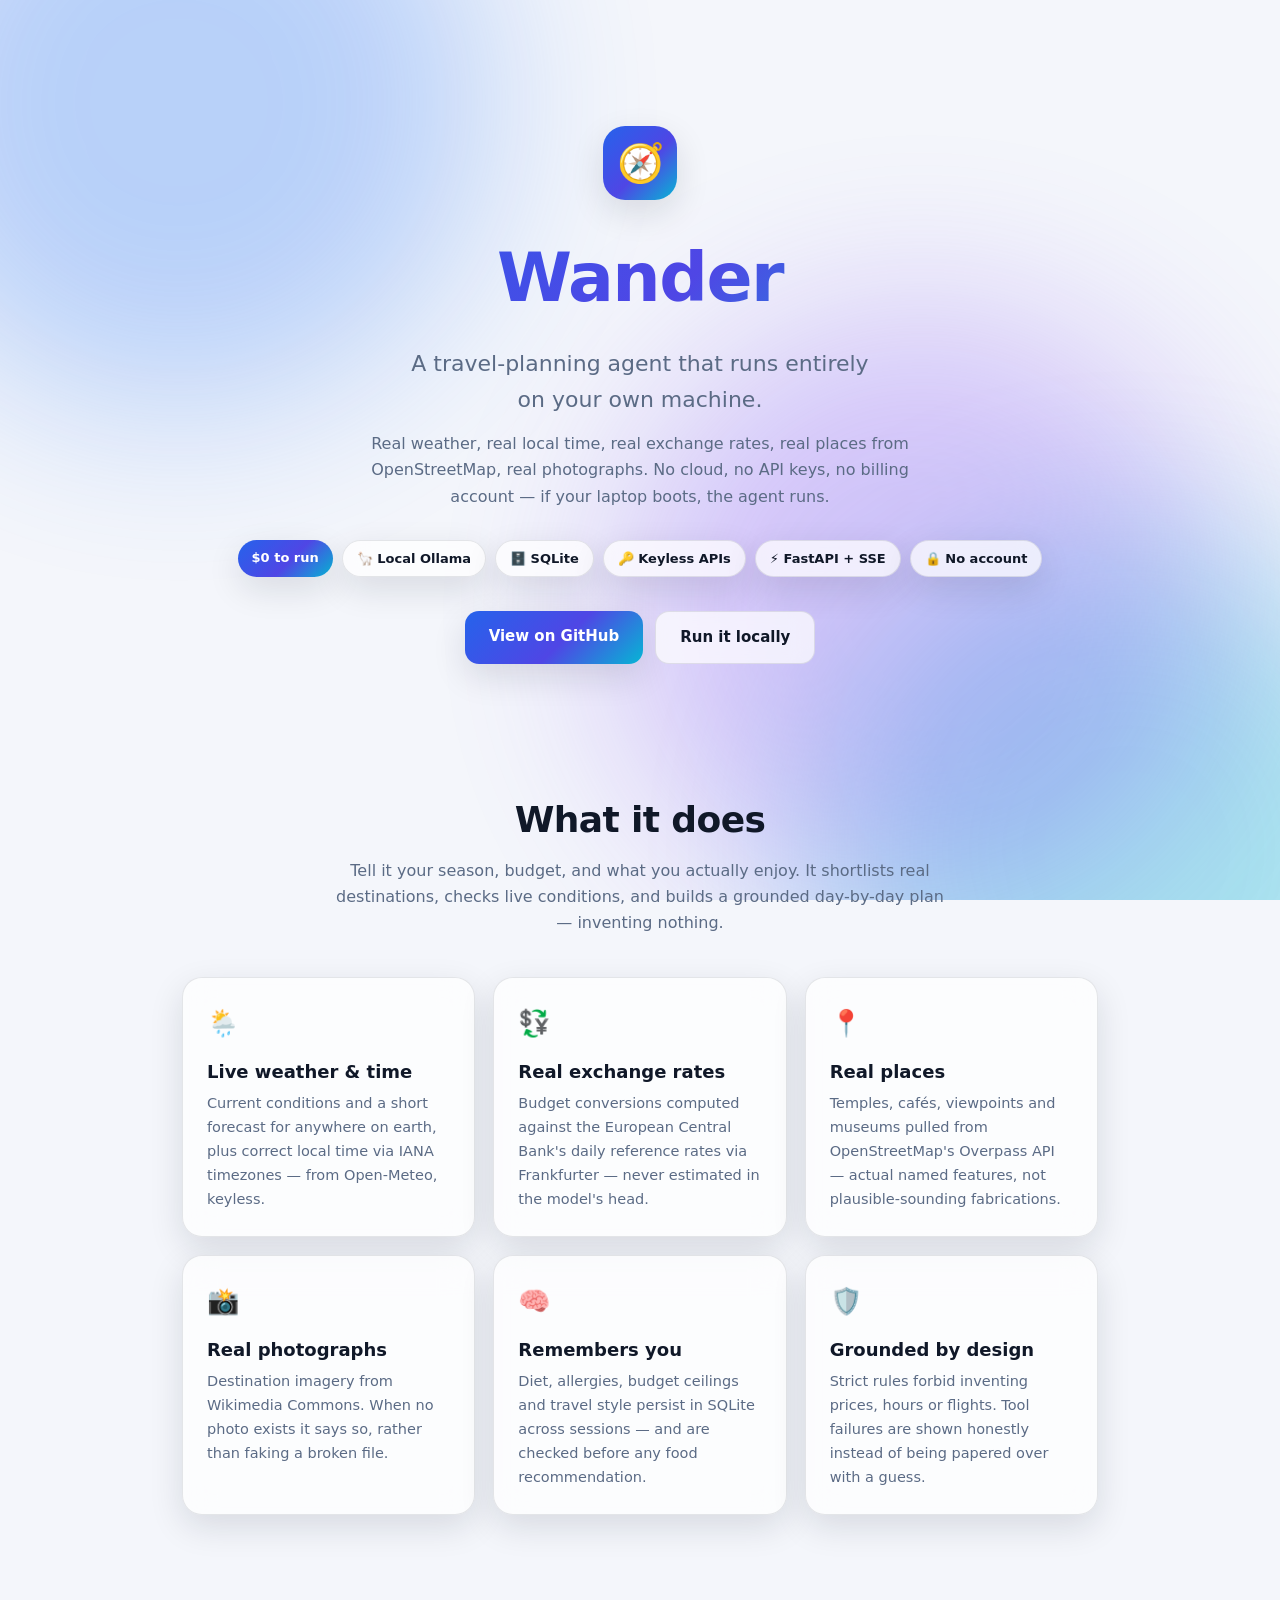
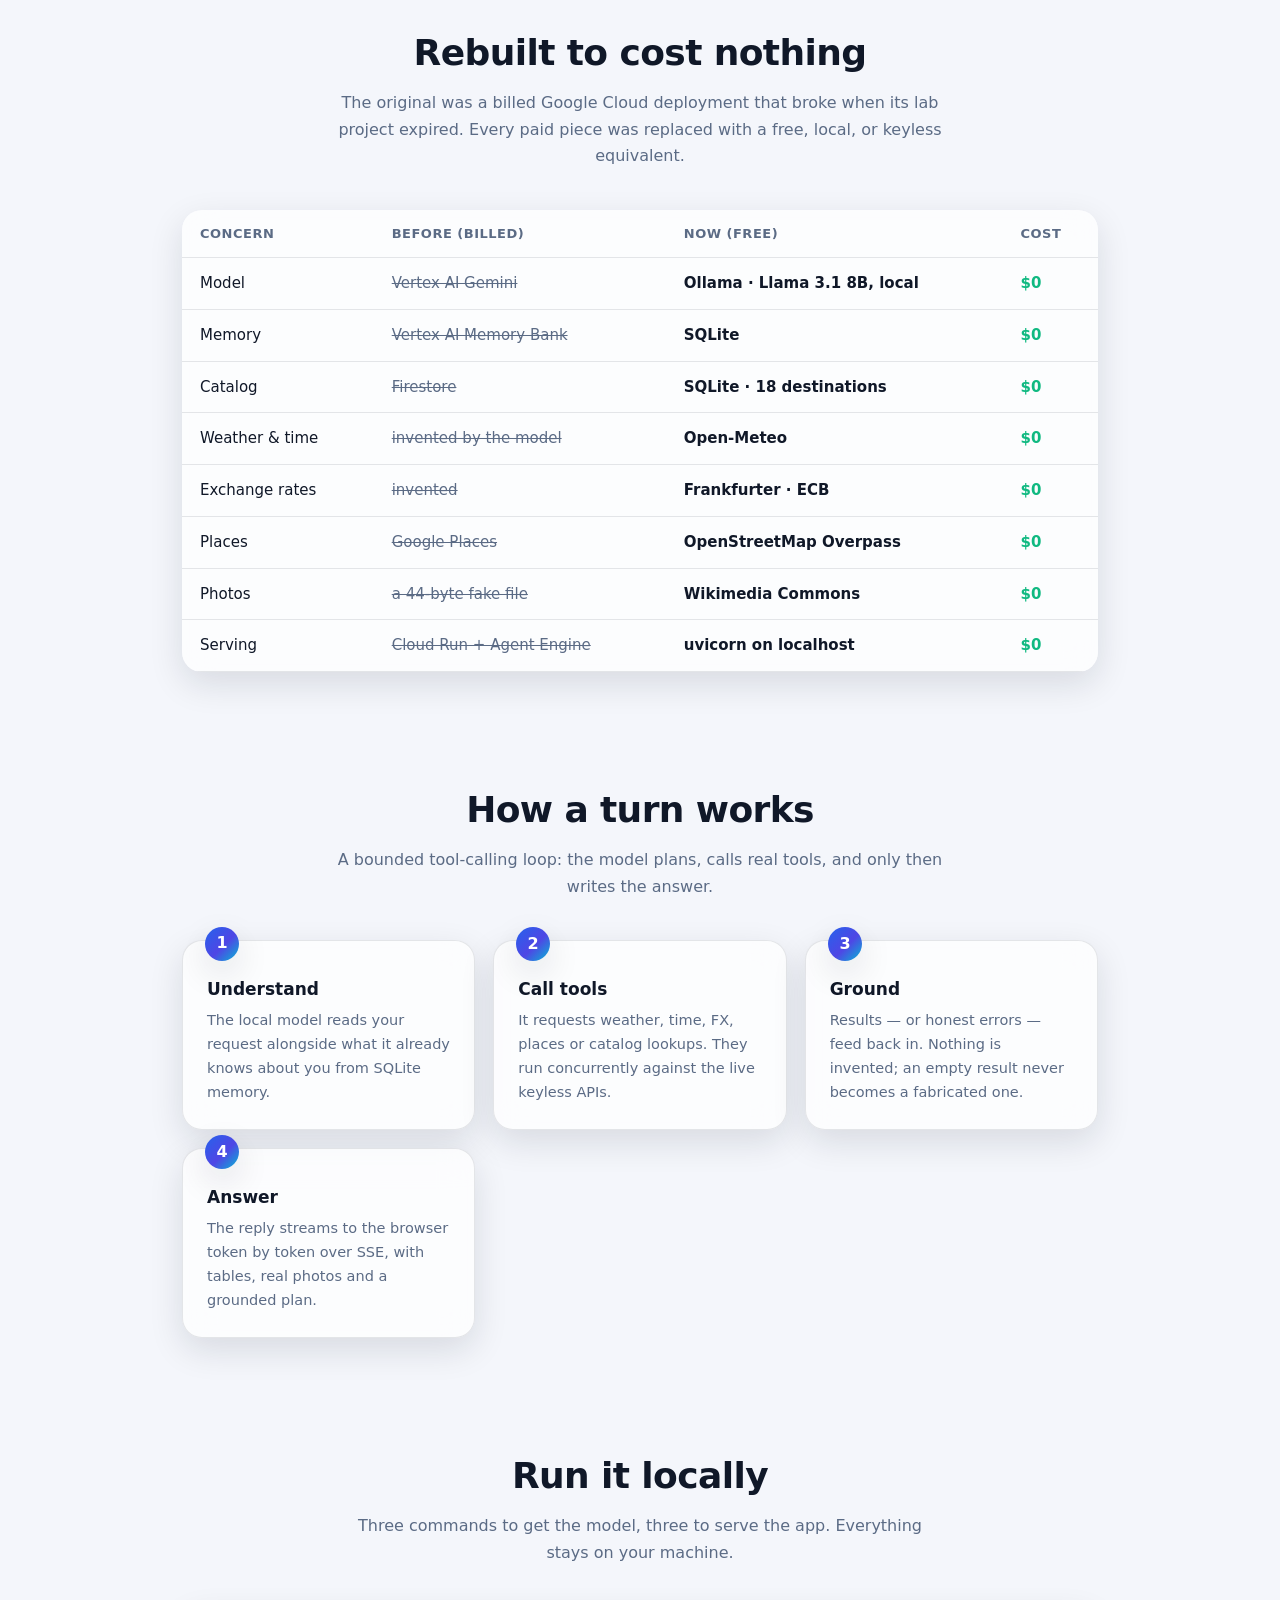
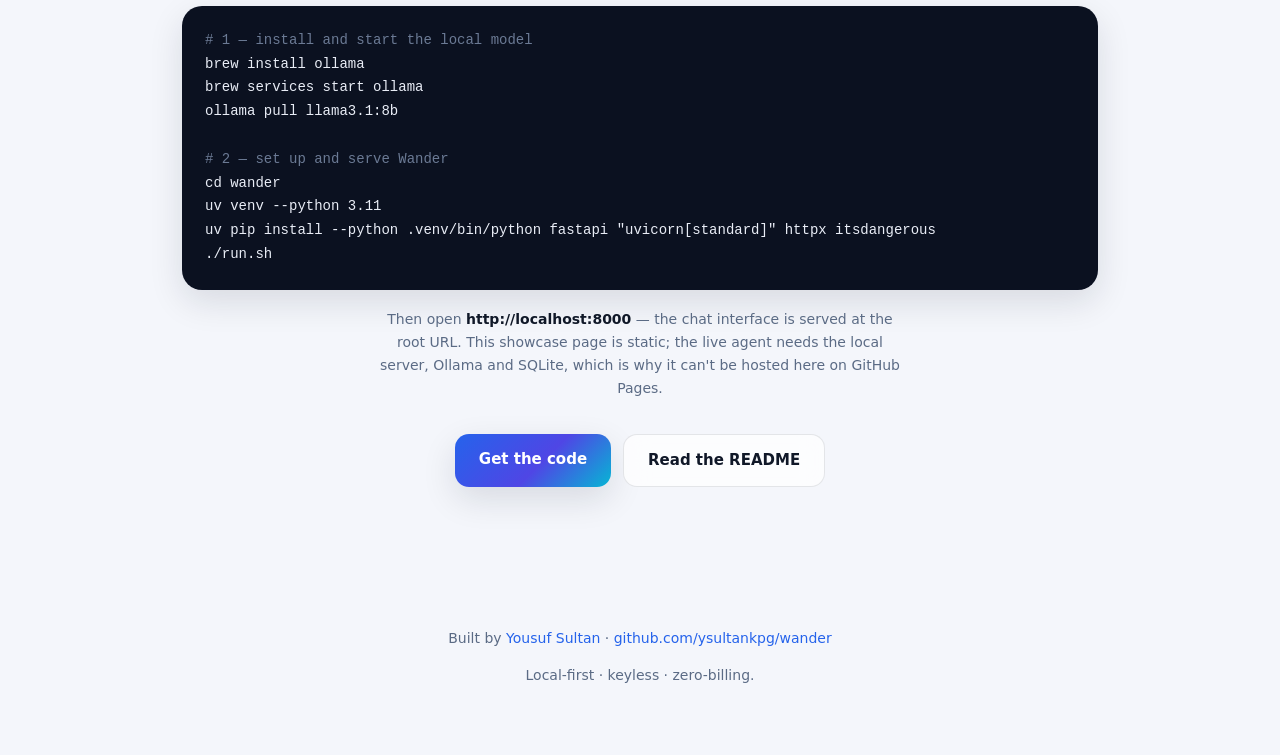
<file: docs/index.html>
<!DOCTYPE html>
<html lang="en">
<head>
<meta charset="utf-8" />
<meta name="viewport" content="width=device-width, initial-scale=1" />
<title>Wander — a local-first travel agent</title>
<meta name="description" content="A travel-planning AI agent that runs entirely on your own machine. No cloud, no API keys, no billing — local Ollama model, SQLite, and keyless open APIs." />
<link rel="stylesheet" href="./style.css" />
<link rel="icon" href="data:image/svg+xml,<svg xmlns='http://www.w3.org/2000/svg' viewBox='0 0 64 64'><text y='50' font-size='50'>🧭</text></svg>" />
</head>
<body>
<div class="aurora" aria-hidden="true"><span></span><span></span><span></span></div>

<header class="hero">
  <div class="wrap">
    <div class="logo" aria-hidden="true">🧭</div>
    <h1>Wander</h1>
    <p class="tag">A travel-planning agent that runs entirely on your own machine.</p>
    <p class="sub">Real weather, real local time, real exchange rates, real places from OpenStreetMap,
       real photographs. No cloud, no API keys, no billing account — if your laptop boots, the agent runs.</p>
    <div class="badges">
      <span class="badge zero">$0 to run</span>
      <span class="badge">🦙 Local Ollama</span>
      <span class="badge">🗄️ SQLite</span>
      <span class="badge">🔑 Keyless APIs</span>
      <span class="badge">⚡ FastAPI + SSE</span>
      <span class="badge">🔒 No account</span>
    </div>
    <div class="cta">
      <a class="btn primary" href="https://github.com/ysultankpg/wander">View on GitHub</a>
      <a class="btn" href="#run">Run it locally</a>
    </div>
  </div>
</header>

<section id="what">
  <div class="wrap">
    <h2>What it does</h2>
    <p class="lead">Tell it your season, budget, and what you actually enjoy. It shortlists real
      destinations, checks live conditions, and builds a grounded day-by-day plan — inventing nothing.</p>
    <div class="grid">
      <div class="card"><div class="ic">🌦️</div><h3>Live weather &amp; time</h3><p>Current conditions and a short forecast for anywhere on earth, plus correct local time via IANA timezones — from Open-Meteo, keyless.</p></div>
      <div class="card"><div class="ic">💱</div><h3>Real exchange rates</h3><p>Budget conversions computed against the European Central Bank's daily reference rates via Frankfurter — never estimated in the model's head.</p></div>
      <div class="card"><div class="ic">📍</div><h3>Real places</h3><p>Temples, cafés, viewpoints and museums pulled from OpenStreetMap's Overpass API — actual named features, not plausible-sounding fabrications.</p></div>
      <div class="card"><div class="ic">📸</div><h3>Real photographs</h3><p>Destination imagery from Wikimedia Commons. When no photo exists it says so, rather than faking a broken file.</p></div>
      <div class="card"><div class="ic">🧠</div><h3>Remembers you</h3><p>Diet, allergies, budget ceilings and travel style persist in SQLite across sessions — and are checked before any food recommendation.</p></div>
      <div class="card"><div class="ic">🛡️</div><h3>Grounded by design</h3><p>Strict rules forbid inventing prices, hours or flights. Tool failures are shown honestly instead of being papered over with a guess.</p></div>
    </div>
  </div>
</section>

<section id="stack">
  <div class="wrap">
    <h2>Rebuilt to cost nothing</h2>
    <p class="lead">The original was a billed Google Cloud deployment that broke when its lab project expired.
      Every paid piece was replaced with a free, local, or keyless equivalent.</p>
    <table class="stack">
      <thead><tr><th>Concern</th><th>Before (billed)</th><th>Now (free)</th><th>Cost</th></tr></thead>
      <tbody>
        <tr><td>Model</td><td class="old">Vertex AI Gemini</td><td class="new">Ollama · Llama 3.1 8B, local</td><td><span class="cost">$0</span></td></tr>
        <tr><td>Memory</td><td class="old">Vertex AI Memory Bank</td><td class="new">SQLite</td><td><span class="cost">$0</span></td></tr>
        <tr><td>Catalog</td><td class="old">Firestore</td><td class="new">SQLite · 18 destinations</td><td><span class="cost">$0</span></td></tr>
        <tr><td>Weather &amp; time</td><td class="old">invented by the model</td><td class="new">Open-Meteo</td><td><span class="cost">$0</span></td></tr>
        <tr><td>Exchange rates</td><td class="old">invented</td><td class="new">Frankfurter · ECB</td><td><span class="cost">$0</span></td></tr>
        <tr><td>Places</td><td class="old">Google Places</td><td class="new">OpenStreetMap Overpass</td><td><span class="cost">$0</span></td></tr>
        <tr><td>Photos</td><td class="old">a 44-byte fake file</td><td class="new">Wikimedia Commons</td><td><span class="cost">$0</span></td></tr>
        <tr><td>Serving</td><td class="old">Cloud Run + Agent Engine</td><td class="new">uvicorn on localhost</td><td><span class="cost">$0</span></td></tr>
      </tbody>
    </table>
  </div>
</section>

<section id="how">
  <div class="wrap">
    <h2>How a turn works</h2>
    <p class="lead">A bounded tool-calling loop: the model plans, calls real tools, and only then writes the answer.</p>
    <div class="steps">
      <div class="step"><h3>Understand</h3><p>The local model reads your request alongside what it already knows about you from SQLite memory.</p></div>
      <div class="step"><h3>Call tools</h3><p>It requests weather, time, FX, places or catalog lookups. They run concurrently against the live keyless APIs.</p></div>
      <div class="step"><h3>Ground</h3><p>Results — or honest errors — feed back in. Nothing is invented; an empty result never becomes a fabricated one.</p></div>
      <div class="step"><h3>Answer</h3><p>The reply streams to the browser token by token over SSE, with tables, real photos and a grounded plan.</p></div>
    </div>
  </div>
</section>

<section id="run">
  <div class="wrap">
    <h2>Run it locally</h2>
    <p class="lead">Three commands to get the model, three to serve the app. Everything stays on your machine.</p>
<pre><span class="c"># 1 — install and start the local model</span>
brew install ollama
brew services start ollama
ollama pull llama3.1:8b

<span class="c"># 2 — set up and serve Wander</span>
cd wander
uv venv --python 3.11
uv pip install --python .venv/bin/python fastapi "uvicorn[standard]" httpx itsdangerous
./run.sh</pre>
    <p class="note">Then open <b>http://localhost:8000</b> — the chat interface is served at the root URL.
      This showcase page is static; the live agent needs the local server, Ollama and SQLite, which
      is why it can't be hosted here on GitHub Pages.</p>
    <div class="cta" style="margin-top:34px">
      <a class="btn primary" href="https://github.com/ysultankpg/wander">Get the code</a>
      <a class="btn" href="https://github.com/ysultankpg/wander/blob/main/README.md">Read the README</a>
    </div>
  </div>
</section>

<footer>
  <div class="wrap">
    <p>Built by <a href="https://yousufsultan.netlify.app">Yousuf Sultan</a> ·
       <a href="https://github.com/ysultankpg/wander">github.com/ysultankpg/wander</a></p>
    <p>Local-first · keyless · zero-billing.</p>
  </div>
</footer>
</body>
</html>
</file>
<file: docs/style.css>
:root{
  --bg:#f4f6fb; --panel:rgba(255,255,255,.72); --line:rgba(15,23,42,.10);
  --ink:#101828; --muted:#5b6b85; --accent:#2563eb;
  --grad:linear-gradient(135deg,#2563eb,#4f46e5 55%,#06b6d4);
  --ok:#10b981; --radius:20px; --shadow:0 12px 34px rgba(16,24,40,.12);
  color-scheme:light;
}
@media (prefers-color-scheme:dark){:root{
  --bg:#080b14; --panel:rgba(20,26,40,.66); --line:rgba(255,255,255,.10);
  --ink:#e9edf6; --muted:#9aa8bf; --shadow:0 14px 40px rgba(0,0,0,.5);
  color-scheme:dark;
}}
*{box-sizing:border-box}
html{scroll-behavior:smooth}
body{margin:0;background:var(--bg);color:var(--ink);
  font:16px/1.65 -apple-system,"SF Pro Text","Segoe UI",system-ui,sans-serif;overflow-x:hidden}
.aurora{position:fixed;inset:0;z-index:0;overflow:hidden;pointer-events:none}
.aurora span{position:absolute;width:48vmax;height:48vmax;border-radius:50%;
  filter:blur(90px);opacity:.32;animation:drift 28s ease-in-out infinite}
.aurora span:nth-child(1){background:#3b82f6;top:-16vmax;left:-10vmax}
.aurora span:nth-child(2){background:#06b6d4;bottom:-20vmax;right:-12vmax;animation-delay:-10s}
.aurora span:nth-child(3){background:#8b5cf6;top:34%;left:48%;animation-delay:-18s}
@keyframes drift{50%{transform:translate3d(4vmax,-3vmax,0) scale(1.14)}}
@media (prefers-reduced-motion:reduce){.aurora span{animation:none}}
.wrap{position:relative;z-index:1;max-width:960px;margin:0 auto;padding:0 22px}

.hero{text-align:center;padding:14vh 0 8vh}
.logo{width:74px;height:74px;margin:0 auto 22px;display:grid;place-items:center;
  font-size:38px;border-radius:22px;background:var(--grad);box-shadow:var(--shadow)}
.hero h1{font-size:clamp(38px,7vw,68px);letter-spacing:-1.5px;margin:0 0 12px;
  background:var(--grad);-webkit-background-clip:text;background-clip:text;color:transparent}
.hero .tag{font-size:clamp(17px,2.6vw,22px);color:var(--muted);max-width:34ch;margin:0 auto 12px}
.hero .sub{color:var(--muted);max-width:56ch;margin:0 auto 30px}
.badges{display:flex;flex-wrap:wrap;gap:9px;justify-content:center;margin-bottom:34px}
.badge{font-size:13px;font-weight:600;padding:7px 14px;border-radius:999px;
  border:1px solid var(--line);background:var(--panel);backdrop-filter:blur(12px);box-shadow:var(--shadow)}
.badge.zero{background:var(--grad);color:#fff;border:0}
.cta{display:flex;gap:12px;justify-content:center;flex-wrap:wrap}
.btn{font:inherit;font-weight:600;font-size:15px;text-decoration:none;cursor:pointer;
  padding:13px 24px;border-radius:14px;border:1px solid var(--line);color:var(--ink);
  background:var(--panel);backdrop-filter:blur(12px);transition:transform .15s,border-color .15s}
.btn:hover{transform:translateY(-2px);border-color:var(--accent)}
.btn.primary{background:var(--grad);color:#fff;border:0;box-shadow:var(--shadow)}

section{padding:6vh 0}
h2{font-size:clamp(26px,4vw,36px);letter-spacing:-.6px;margin:0 0 8px;text-align:center}
.lead{color:var(--muted);text-align:center;max-width:60ch;margin:0 auto 40px}

.grid{display:grid;grid-template-columns:repeat(auto-fit,minmax(240px,1fr));gap:18px}
.card{padding:24px;border-radius:var(--radius);border:1px solid var(--line);
  background:var(--panel);backdrop-filter:blur(16px);box-shadow:var(--shadow);
  transition:transform .18s}
.card:hover{transform:translateY(-4px)}
.card .ic{font-size:26px;margin-bottom:12px}
.card h3{margin:0 0 6px;font-size:18px}
.card p{margin:0;color:var(--muted);font-size:14.5px}

.stack{width:100%;border-collapse:collapse;border-radius:var(--radius);overflow:hidden;
  background:var(--panel);backdrop-filter:blur(16px);box-shadow:var(--shadow);font-size:15px}
.stack th,.stack td{padding:13px 18px;text-align:left;border-bottom:1px solid var(--line)}
.stack th{font-size:13px;text-transform:uppercase;letter-spacing:.5px;color:var(--muted)}
.stack td.old{color:var(--muted);text-decoration:line-through}
.stack td.new{font-weight:600}
.stack td .cost{color:var(--ok);font-weight:700}

.steps{display:grid;grid-template-columns:repeat(auto-fit,minmax(220px,1fr));gap:18px;counter-reset:s}
.step{padding:24px;border-radius:var(--radius);border:1px solid var(--line);
  background:var(--panel);backdrop-filter:blur(16px);box-shadow:var(--shadow);position:relative}
.step::before{counter-increment:s;content:counter(s);position:absolute;top:-14px;left:22px;
  width:34px;height:34px;display:grid;place-items:center;font-weight:700;color:#fff;
  border-radius:50%;background:var(--grad);box-shadow:var(--shadow)}
.step h3{margin:10px 0 6px;font-size:17px}
.step p{margin:0;color:var(--muted);font-size:14.5px}

pre{background:#0b1120;color:#e9edf6;border-radius:var(--radius);padding:22px;overflow-x:auto;
  font:14px/1.7 ui-monospace,SFMono-Regular,Menlo,monospace;box-shadow:var(--shadow);border:1px solid var(--line)}
pre .c{color:#6b7a94}
.note{margin:18px auto 0;max-width:60ch;text-align:center;font-size:14px;color:var(--muted)}
.note b{color:var(--ink)}

footer{text-align:center;padding:8vh 0 6vh;color:var(--muted);font-size:14px}
footer a{color:var(--accent);text-decoration:none}
@media (max-width:560px){.hero{padding:9vh 0 6vh}section{padding:4vh 0}}
</file>
